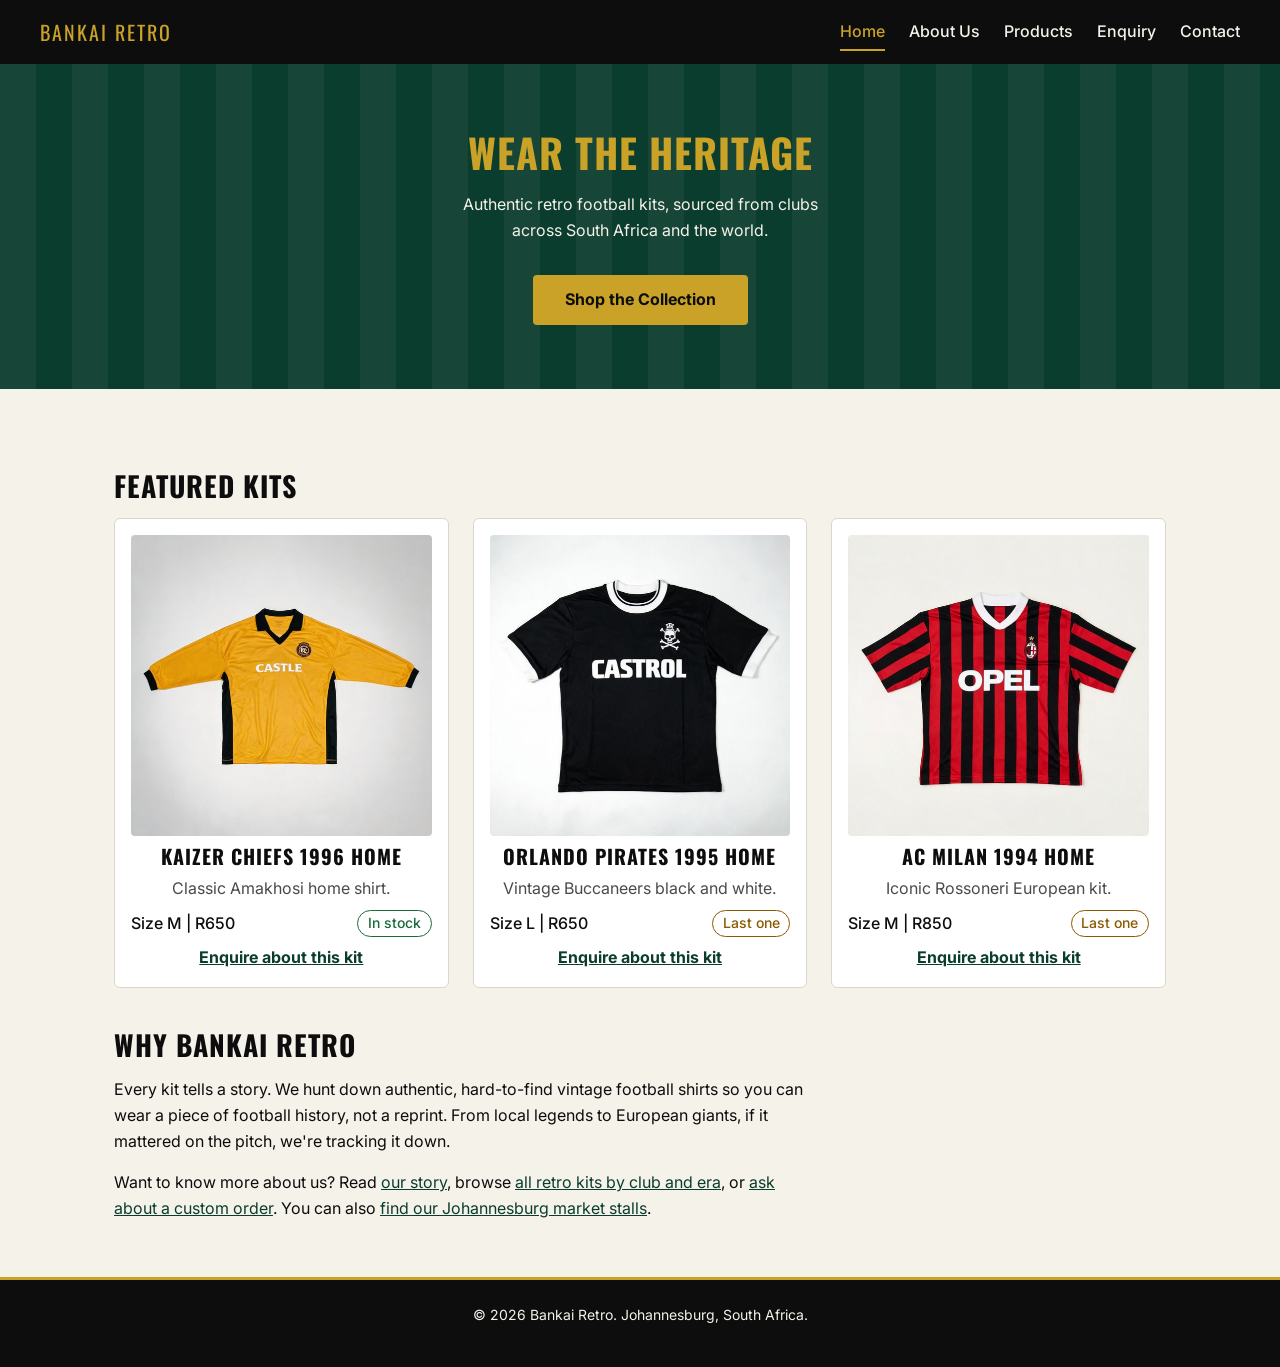
<file: index.html>
<!DOCTYPE html>
<html lang="en">
<head>
  <meta charset="UTF-8">
  <meta name="viewport" content="width=device-width, initial-scale=1.0">
  <title>Bankai Retro | Authentic Retro Football Kits in South Africa</title>
  <meta name="description" content="Shop authentic retro and vintage football kits in South Africa. Kaizer Chiefs, Orlando Pirates, AC Milan and more, sold from Johannesburg.">
  <meta name="keywords" content="retro football kits South Africa, vintage football shirts Johannesburg, Kaizer Chiefs retro kit, Orlando Pirates retro shirt, classic football jerseys">
  <meta name="theme-color" content="#0d0d0d">
  <meta property="og:site_name" content="Bankai Retro">
  <meta property="og:title" content="Bankai Retro | Authentic Retro Football Kits in South Africa">
  <meta property="og:description" content="Shop authentic retro and vintage football kits in South Africa. Kaizer Chiefs, Orlando Pirates, AC Milan and more, sold from Johannesburg.">
  <meta property="og:type" content="website">
  <meta property="og:locale" content="en_ZA">
  <link rel="preconnect" href="https://fonts.googleapis.com">
  <link rel="preconnect" href="https://fonts.gstatic.com" crossorigin>
  <link rel="stylesheet" href="https://fonts.googleapis.com/css2?family=Oswald:wght@500;700&amp;family=Inter:wght@400;500&amp;display=swap">
  <script type="application/ld+json">
  {
    "@context": "https://schema.org",
    "@type": "Store",
    "name": "Bankai Retro",
    "description": "Authentic retro and vintage football kits sold from Johannesburg, South Africa.",
    "email": "hello@bankairetro.co.za",
    "address": {
      "@type": "PostalAddress",
      "streetAddress": "73 Juta Street",
      "addressLocality": "Braamfontein, Johannesburg",
      "addressCountry": "ZA"
    },
    "openingHours": "Sa 09:00-15:00"
  }
  </script>
  <link rel="stylesheet" href="css/style.css">
  <script src="js/script.js" defer></script>
</head>
<body data-page="home">

  <a class="skip-link" href="#main-content">Skip to main content</a>

  <!-- Header: contains the logo and the site-wide navigation menu.
       On small screens js/script.js turns the menu into a toggle button. -->
  <header>
    <div class="logo">BANKAI RETRO</div>
    <button type="button" class="nav-toggle" aria-expanded="false" aria-controls="site-nav" aria-label="Open menu">
      <span class="nav-toggle-bar" aria-hidden="true"></span>
      <span class="nav-toggle-bar" aria-hidden="true"></span>
      <span class="nav-toggle-bar" aria-hidden="true"></span>
    </button>
    <nav id="site-nav" aria-label="Main navigation">
      <ul>
        <li><a href="index.html" aria-current="page">Home</a></li>
        <li><a href="about.html">About Us</a></li>
        <li><a href="products.html">Products</a></li>
        <li><a href="enquiry.html">Enquiry</a></li>
        <li><a href="contact.html">Contact</a></li>
      </ul>
    </nav>
  </header>

  <!-- Hero section: bold banner introducing the brand -->
  <section class="hero">
    <h1>Wear the Heritage</h1>
    <p>Authentic retro football kits, sourced from clubs across South Africa and the world.</p>
    <a href="products.html" class="btn">Shop the Collection</a>
  </section>

  <main id="main-content">
    <!-- Featured kits are loaded from data/products.json by js/script.js -->
    <section aria-labelledby="featured-heading">
      <h2 id="featured-heading">Featured Kits</h2>
      <div class="product-grid" id="featured-grid" data-static>
        <!-- Kit cards are written in the HTML so search engines see the images, file names and alt text. js/script.js reads data/products.json and rebuilds them for search, filters and the lightbox. -->
        <article class="product-card is-visible" data-club="Kaizer Chiefs" data-era="1990s">
          <button type="button" class="card-media" aria-label="View larger image of Kaizer Chiefs 1996 Home">
            <img src="images/kaizer-chiefs-1996-home-retro-kit.jpg" alt="Kaizer Chiefs 1996 home retro football kit" width="400" height="400" loading="eager" decoding="async">
          </button>
          <h3>Kaizer Chiefs 1996 Home</h3>
          <p class="card-blurb">Classic Amakhosi home shirt.</p>
          <p class="card-meta"><span>Size M | R650</span><span class="badge badge-in">In stock</span></p>
          <a class="card-link" href="enquiry.html?kit=kaizer-chiefs-1996-home">Enquire about this kit</a>
        </article>
        <article class="product-card is-visible" data-club="Orlando Pirates" data-era="1990s">
          <button type="button" class="card-media" aria-label="View larger image of Orlando Pirates 1995 Home">
            <img src="images/orlando-pirates-1995-home-retro-kit.jpg" alt="Orlando Pirates 1995 home retro football kit" width="400" height="400" loading="eager" decoding="async">
          </button>
          <h3>Orlando Pirates 1995 Home</h3>
          <p class="card-blurb">Vintage Buccaneers black and white.</p>
          <p class="card-meta"><span>Size L | R650</span><span class="badge badge-low">Last one</span></p>
          <a class="card-link" href="enquiry.html?kit=orlando-pirates-1995-home">Enquire about this kit</a>
        </article>
        <article class="product-card is-visible" data-club="AC Milan" data-era="1990s">
          <button type="button" class="card-media" aria-label="View larger image of AC Milan 1994 Home">
            <img src="images/ac-milan-1994-home-retro-kit.jpg" alt="AC Milan 1994 home retro football kit" width="400" height="400" loading="eager" decoding="async">
          </button>
          <h3>AC Milan 1994 Home</h3>
          <p class="card-blurb">Iconic Rossoneri European kit.</p>
          <p class="card-meta"><span>Size M | R850</span><span class="badge badge-low">Last one</span></p>
          <a class="card-link" href="enquiry.html?kit=ac-milan-1994-home">Enquire about this kit</a>
        </article>
      </div>
    </section>

    <!-- Brief intro / call to action -->
    <section aria-labelledby="why-heading">
      <h2 id="why-heading">Why Bankai Retro</h2>
      <p>Every kit tells a story. We hunt down authentic, hard-to-find vintage football shirts so you can
        wear a piece of football history, not a reprint. From local legends to European
        giants, if it mattered on the pitch, we're tracking it down.</p>
      <p>Want to know more about us? Read <a href="about.html">our story</a>, browse
        <a href="products.html">all retro kits by club and era</a>, or
        <a href="enquiry.html">ask about a custom order</a>. You can also
        <a href="contact.html">find our Johannesburg market stalls</a>.</p>
    </section>
  </main>

  <footer>
    <p>&copy; 2026 Bankai Retro. Johannesburg, South Africa.</p>
  </footer>

</body>
</html>
</file>
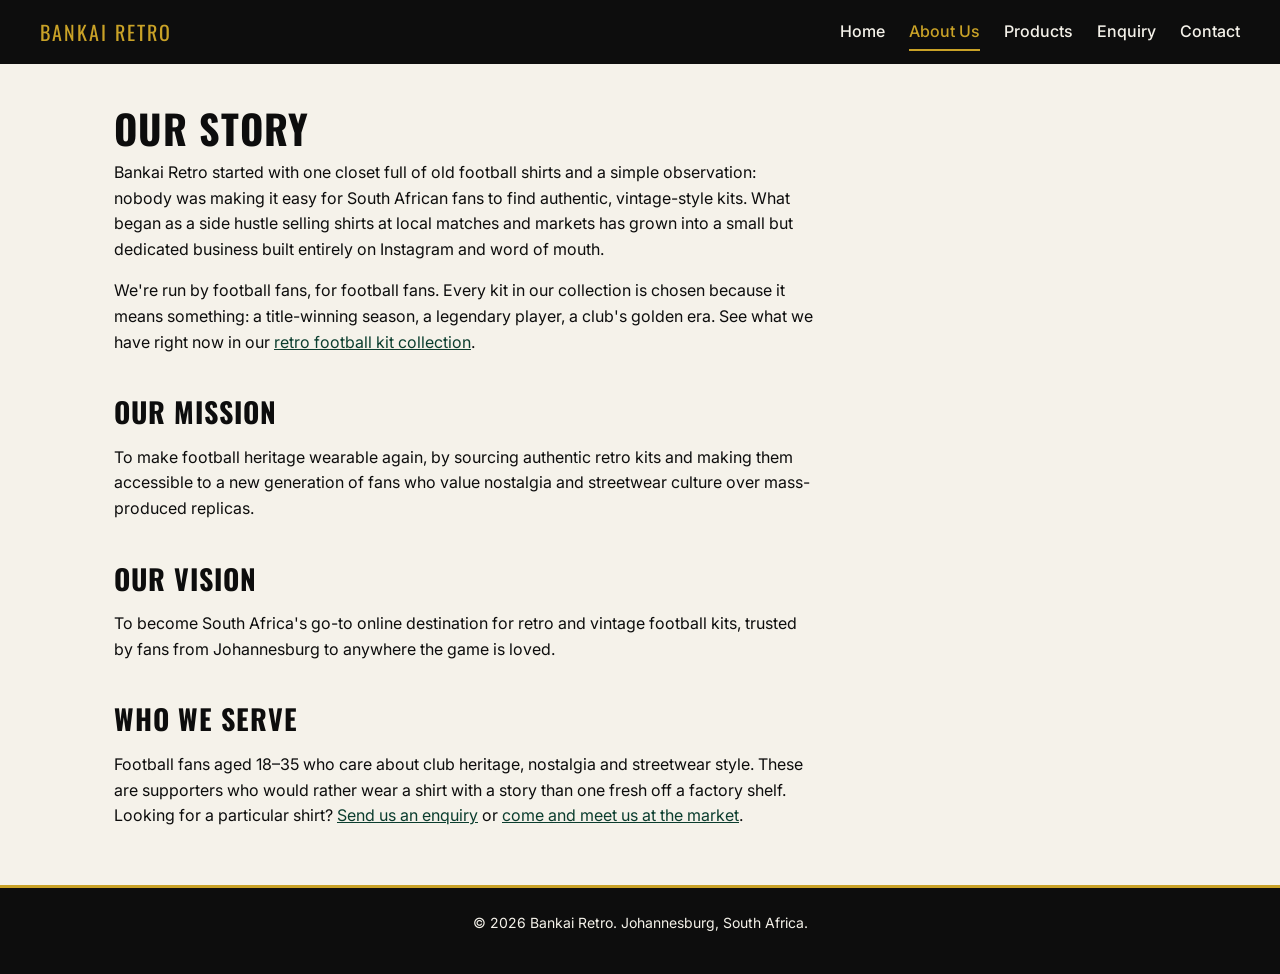
<file: about.html>
<!DOCTYPE html>
<html lang="en">
<head>
  <meta charset="UTF-8">
  <meta name="viewport" content="width=device-width, initial-scale=1.0">
  <title>About Bankai Retro | Retro Football Kits in Johannesburg</title>
  <meta name="description" content="Bankai Retro is a Johannesburg business selling authentic retro football kits to fans who care about club heritage, nostalgia and streetwear.">
  <meta name="keywords" content="about Bankai Retro, retro football shirts Johannesburg, football heritage, vintage kit seller South Africa">
  <meta name="theme-color" content="#0d0d0d">
  <meta property="og:site_name" content="Bankai Retro">
  <meta property="og:title" content="About Bankai Retro | Retro Football Kits in Johannesburg">
  <meta property="og:description" content="Bankai Retro is a Johannesburg business selling authentic retro football kits to fans who care about club heritage, nostalgia and streetwear.">
  <meta property="og:type" content="website">
  <meta property="og:locale" content="en_ZA">
  <link rel="preconnect" href="https://fonts.googleapis.com">
  <link rel="preconnect" href="https://fonts.gstatic.com" crossorigin>
  <link rel="stylesheet" href="https://fonts.googleapis.com/css2?family=Oswald:wght@500;700&amp;family=Inter:wght@400;500&amp;display=swap">
  <link rel="stylesheet" href="css/style.css">
  <script src="js/script.js" defer></script>
</head>
<body data-page="about">

  <a class="skip-link" href="#main-content">Skip to main content</a>

  <!-- Header: contains the logo and the site-wide navigation menu.
       On small screens js/script.js turns the menu into a toggle button. -->
  <header>
    <div class="logo">BANKAI RETRO</div>
    <button type="button" class="nav-toggle" aria-expanded="false" aria-controls="site-nav" aria-label="Open menu">
      <span class="nav-toggle-bar" aria-hidden="true"></span>
      <span class="nav-toggle-bar" aria-hidden="true"></span>
      <span class="nav-toggle-bar" aria-hidden="true"></span>
    </button>
    <nav id="site-nav" aria-label="Main navigation">
      <ul>
        <li><a href="index.html">Home</a></li>
        <li><a href="about.html" aria-current="page">About Us</a></li>
        <li><a href="products.html">Products</a></li>
        <li><a href="enquiry.html">Enquiry</a></li>
        <li><a href="contact.html">Contact</a></li>
      </ul>
    </nav>
  </header>

  <main id="main-content">
    <section aria-labelledby="story-heading">
      <h1 id="story-heading">Our Story</h1>
      <p>Bankai Retro started with one closet full of old football shirts and a simple
        observation: nobody was making it easy for South African fans to find authentic,
        vintage-style kits. What began as a side hustle selling shirts at local matches and
        markets has grown into a small but dedicated business built entirely on Instagram
        and word of mouth.</p>
      <p>We're run by football fans, for football fans. Every kit in our collection is
        chosen because it means something: a title-winning season, a legendary player, a
        club's golden era. See what we have right now in our
        <a href="products.html">retro football kit collection</a>.</p>
    </section>

    <section aria-labelledby="mission-heading">
      <h2 id="mission-heading">Our Mission</h2>
      <p>To make football heritage wearable again, by sourcing authentic retro kits and
        making them accessible to a new generation of fans who value nostalgia and
        streetwear culture over mass-produced replicas.</p>
    </section>

    <section aria-labelledby="vision-heading">
      <h2 id="vision-heading">Our Vision</h2>
      <p>To become South Africa's go-to online destination for retro and vintage football
        kits, trusted by fans from Johannesburg to anywhere the game is loved.</p>
    </section>

    <section aria-labelledby="serve-heading">
      <h2 id="serve-heading">Who We Serve</h2>
      <p>Football fans aged 18&ndash;35 who care about club heritage, nostalgia and streetwear
        style. These are supporters who would rather wear a shirt with a story than one fresh
        off a factory shelf. Looking for a particular shirt? <a href="enquiry.html">Send us an enquiry</a>
        or <a href="contact.html">come and meet us at the market</a>.</p>
    </section>
  </main>

  <footer>
    <p>&copy; 2026 Bankai Retro. Johannesburg, South Africa.</p>
  </footer>

</body>
</html>
</file>
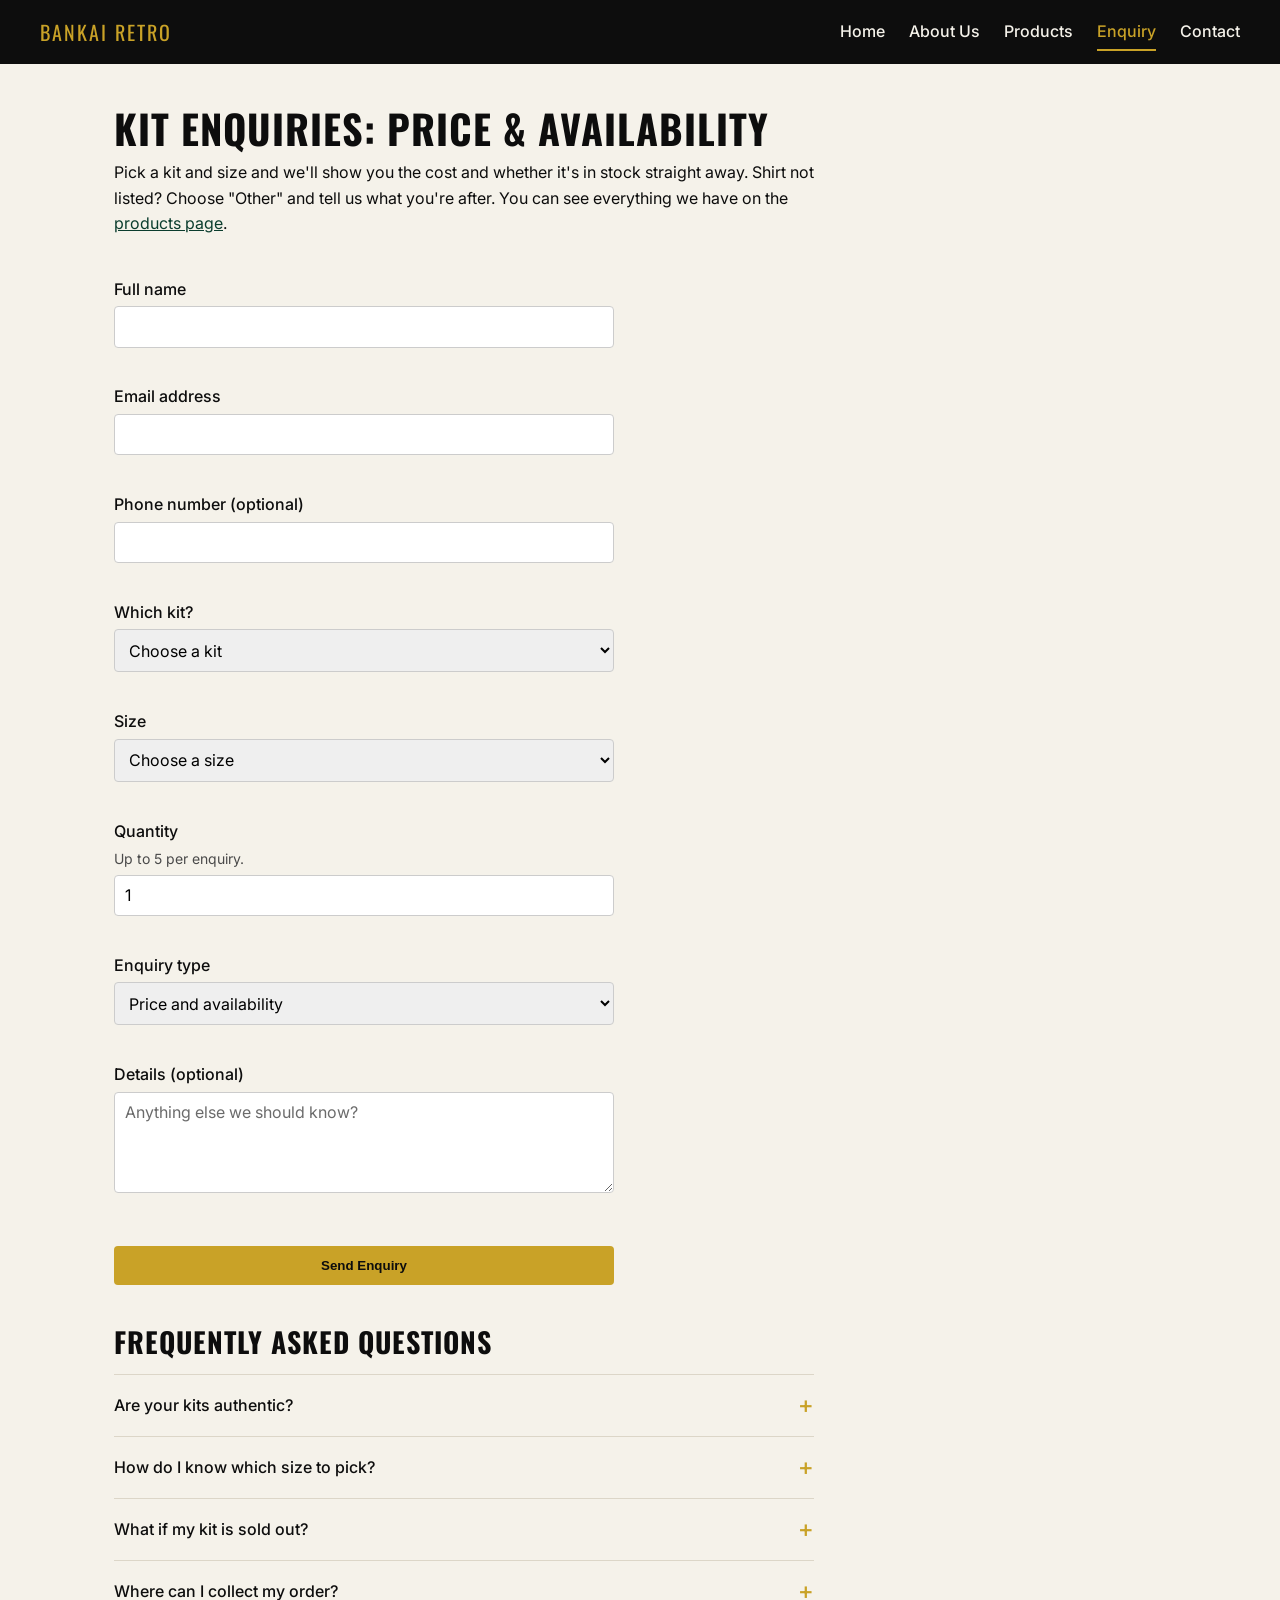
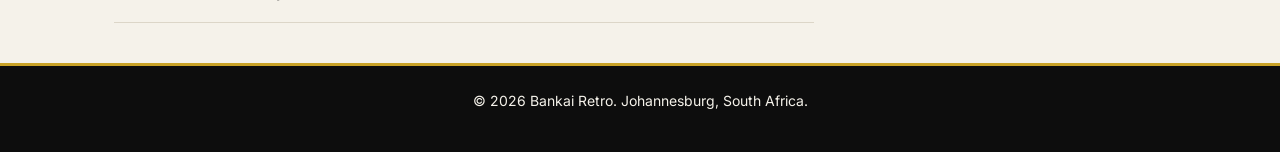
<file: enquiry.html>
<!DOCTYPE html>
<html lang="en">
<head>
  <meta charset="UTF-8">
  <meta name="viewport" content="width=device-width, initial-scale=1.0">
  <title>Kit Enquiry | Price and Availability | Bankai Retro</title>
  <meta name="description" content="Ask Bankai Retro about the price and availability of a retro football kit, request a size, or ask us to find a shirt that isn't listed.">
  <meta name="keywords" content="retro football kit enquiry, custom football shirt order South Africa, kit price and availability, football shirt sizing">
  <meta name="theme-color" content="#0d0d0d">
  <meta property="og:site_name" content="Bankai Retro">
  <meta property="og:title" content="Kit Enquiry | Price and Availability | Bankai Retro">
  <meta property="og:description" content="Ask Bankai Retro about the price and availability of a retro football kit, request a size, or ask us to find a shirt that isn't listed.">
  <meta property="og:type" content="website">
  <meta property="og:locale" content="en_ZA">
  <link rel="preconnect" href="https://fonts.googleapis.com">
  <link rel="preconnect" href="https://fonts.gstatic.com" crossorigin>
  <link rel="stylesheet" href="https://fonts.googleapis.com/css2?family=Oswald:wght@500;700&amp;family=Inter:wght@400;500&amp;display=swap">
  <link rel="stylesheet" href="css/style.css">
  <script src="js/script.js" defer></script>
</head>
<body data-page="enquiry">

  <a class="skip-link" href="#main-content">Skip to main content</a>

  <!-- Header: contains the logo and the site-wide navigation menu.
       On small screens js/script.js turns the menu into a toggle button. -->
  <header>
    <div class="logo">BANKAI RETRO</div>
    <button type="button" class="nav-toggle" aria-expanded="false" aria-controls="site-nav" aria-label="Open menu">
      <span class="nav-toggle-bar" aria-hidden="true"></span>
      <span class="nav-toggle-bar" aria-hidden="true"></span>
      <span class="nav-toggle-bar" aria-hidden="true"></span>
    </button>
    <nav id="site-nav" aria-label="Main navigation">
      <ul>
        <li><a href="index.html">Home</a></li>
        <li><a href="about.html">About Us</a></li>
        <li><a href="products.html">Products</a></li>
        <li><a href="enquiry.html" aria-current="page">Enquiry</a></li>
        <li><a href="contact.html">Contact</a></li>
      </ul>
    </nav>
  </header>

  <main id="main-content">
    <section aria-labelledby="enquiry-heading">
      <h1 id="enquiry-heading">Kit Enquiries: Price &amp; Availability</h1>
      <p>Pick a kit and size and we'll show you the cost and whether it's in stock straight away.
        Shirt not listed? Choose "Other" and tell us what you're after. You can see everything we have on the
        <a href="products.html">products page</a>.</p>
    </section>

    <section aria-labelledby="form-heading">
      <h2 id="form-heading" class="visually-hidden">Enquiry form</h2>
      <form id="enquiry-form" action="#" method="post" novalidate>
        <div class="field">
          <label for="name">Full name</label>
          <input id="name" type="text" name="name" required minlength="2" maxlength="60" pattern="[A-Za-z\u00C0-\u024F' \-]+" autocomplete="name" data-label="Full name" data-pattern-message="Use letters, spaces, hyphens and apostrophes only." aria-describedby="name-error">
          <p class="field-error" id="name-error"></p>
        </div>
        <div class="field">
          <label for="email">Email address</label>
          <input id="email" type="email" name="email" required maxlength="100" pattern="[^@\s]+@[^@\s]+\.[^@\s]+" autocomplete="email" data-label="Email address" data-pattern-message="Enter a valid email address, e.g. name@example.com." aria-describedby="email-error">
          <p class="field-error" id="email-error"></p>
        </div>
        <div class="field">
          <label for="phone">Phone number (optional)</label>
          <input id="phone" type="tel" name="phone" maxlength="20" pattern="(\+27|0)[0-9 ]{9,12}" autocomplete="tel" data-label="Phone number" data-pattern-message="Enter a valid South African number, e.g. 082 123 4567 or +27 82 123 4567." aria-describedby="phone-error">
          <p class="field-error" id="phone-error"></p>
        </div>
        <div class="field">
          <label for="kit">Which kit?</label>
          <select id="kit" name="kit" required data-label="Kit" aria-describedby="kit-error"><option value="">Choose a kit</option></select>
          <p class="field-error" id="kit-error"></p>
        </div>
        <div class="field">
          <label for="size">Size</label>
          <select id="size" name="size" required data-label="Size" aria-describedby="size-error"><option value="">Choose a size</option><option value="S">S</option><option value="M">M</option><option value="L">L</option><option value="XL">XL</option></select>
          <p class="field-error" id="size-error"></p>
        </div>
        <div class="field">
          <label for="quantity">Quantity</label>
          <p class="field-hint" id="quantity-hint">Up to 5 per enquiry.</p>
          <input id="quantity" type="number" name="quantity" value="1" min="1" max="5" step="1" required data-label="Quantity" data-range-message="Quantity must be a whole number from 1 to 5." aria-describedby="quantity-hint quantity-error">
          <p class="field-error" id="quantity-error"></p>
        </div>
        <div class="field">
          <label for="enquiry-type">Enquiry type</label>
          <select id="enquiry-type" name="enquiry-type" required data-label="Enquiry type" aria-describedby="enquiry-type-error"><option value="price">Price and availability</option><option value="custom">Custom order</option><option value="sizing">Sizing question</option><option value="restock">Out-of-stock request</option></select>
          <p class="field-error" id="enquiry-type-error"></p>
        </div>
        <div class="field">
          <label for="details">Details (optional)</label>
          <textarea id="details" name="details" rows="4" maxlength="500" placeholder="Anything else we should know?" data-label="Details" aria-describedby="details-error"></textarea>
          <p class="field-error" id="details-error"></p>
        </div>
        <button type="submit" class="btn">Send Enquiry</button>
      </form>

      <div id="enquiry-response" class="response-region" aria-live="polite"></div>
    </section>

    <section aria-labelledby="faq-heading">
      <h2 id="faq-heading">Frequently Asked Questions</h2>
      <div class="accordion">
        <h3 class="accordion-item-heading">
          <button type="button" class="accordion-trigger" aria-controls="faq-1" aria-expanded="true">Are your kits authentic?</button>
        </h3>
        <div class="accordion-panel is-open" id="faq-1"><div><p>Yes. We source genuine retro and vintage shirts rather than reprints, and we tell you the condition and size of every kit before you buy.</p></div></div>

        <h3 class="accordion-item-heading">
          <button type="button" class="accordion-trigger" aria-controls="faq-2" aria-expanded="true">How do I know which size to pick?</button>
        </h3>
        <div class="accordion-panel is-open" id="faq-2"><div><p>Vintage shirts often fit differently to modern ones. Choose "Sizing question" in the form above and we'll send you measurements for the kit you like.</p></div></div>

        <h3 class="accordion-item-heading">
          <button type="button" class="accordion-trigger" aria-controls="faq-3" aria-expanded="true">What if my kit is sold out?</button>
        </h3>
        <div class="accordion-panel is-open" id="faq-3"><div><p>Send an "Out-of-stock request" and we'll add you to the waiting list and keep an eye out for another one.</p></div></div>

        <h3 class="accordion-item-heading">
          <button type="button" class="accordion-trigger" aria-controls="faq-4" aria-expanded="true">Where can I collect my order?</button>
        </h3>
        <div class="accordion-panel is-open" id="faq-4"><div><p>Collect for free at our Braamfontein market stall or at a matchday pop-up. See the <a href="contact.html">contact page</a> for locations and times.</p></div></div>
      </div>
    </section>
  </main>

  <footer>
    <p>&copy; 2026 Bankai Retro. Johannesburg, South Africa.</p>
  </footer>

</body>
</html>
</file>
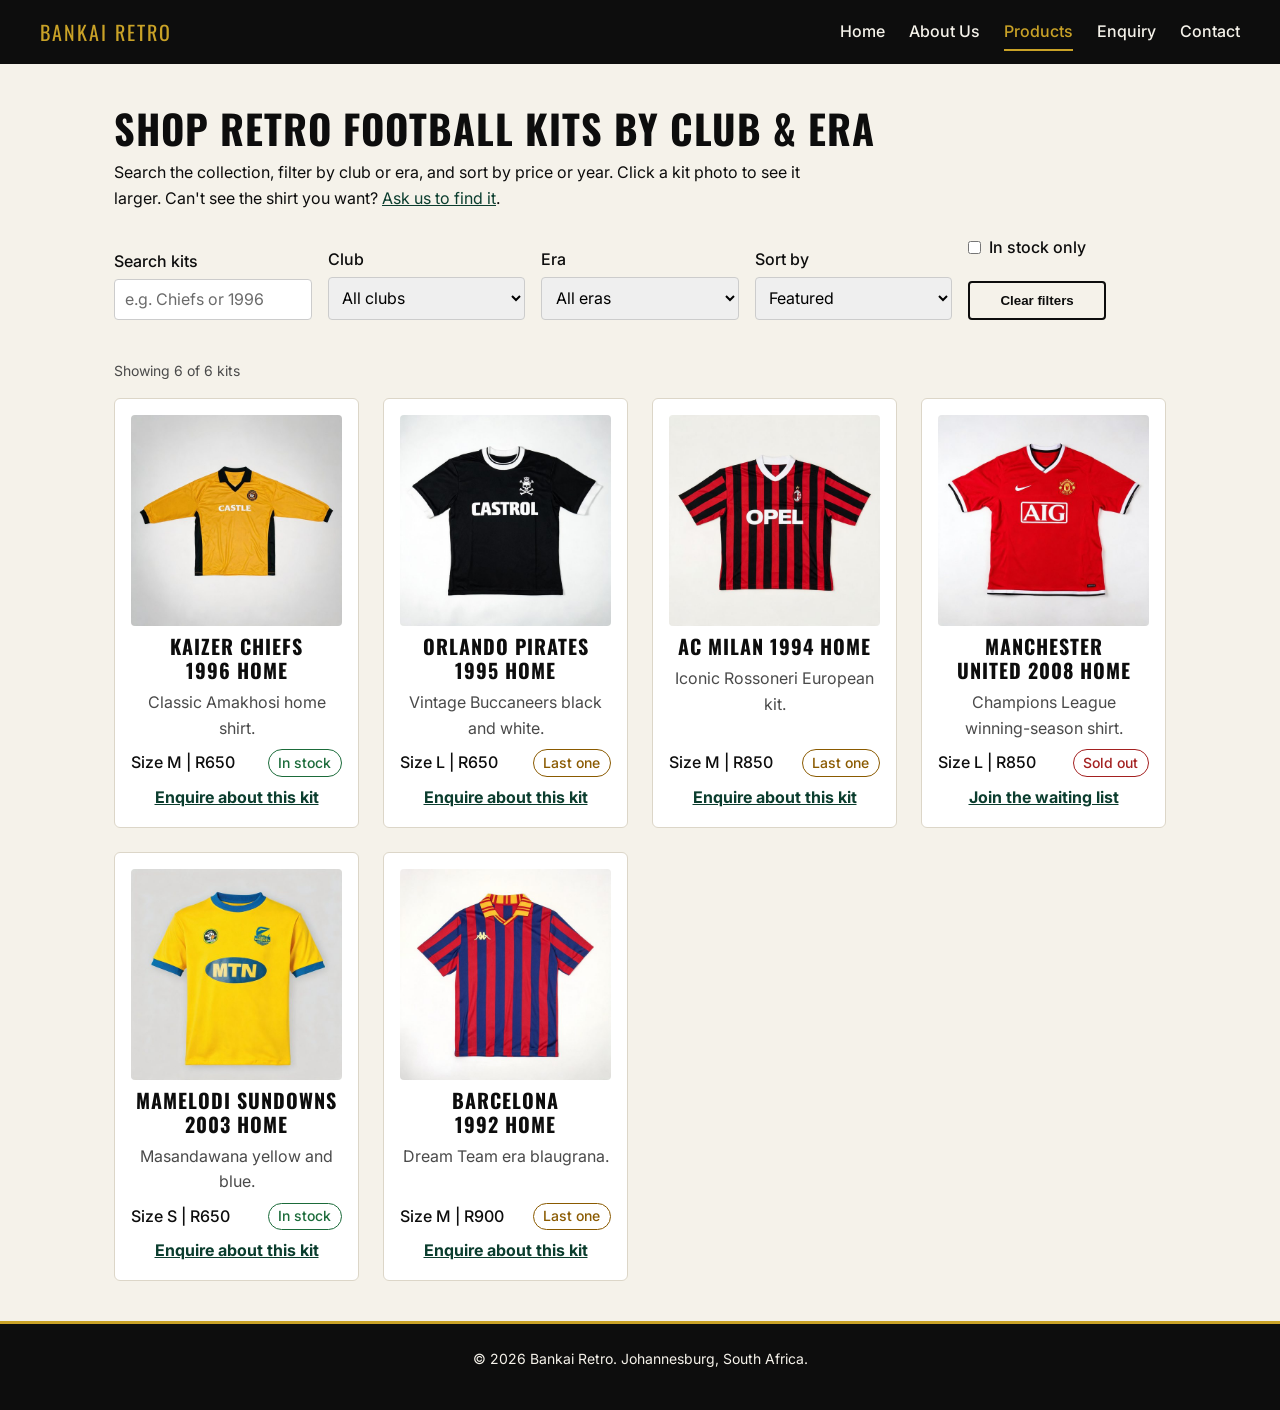
<file: products.html>
<!DOCTYPE html>
<html lang="en">
<head>
  <meta charset="UTF-8">
  <meta name="viewport" content="width=device-width, initial-scale=1.0">
  <title>Retro Football Kits for Sale by Club and Era | Bankai Retro</title>
  <meta name="description" content="Browse authentic retro football kits by club and era. Search, filter and sort Kaizer Chiefs, Orlando Pirates, AC Milan, Barcelona and more.">
  <meta name="keywords" content="buy retro football kits, vintage football shirts for sale, 90s football kits, Kaizer Chiefs 1996 kit, AC Milan 1994 shirt, Barcelona 1992 shirt">
  <meta name="theme-color" content="#0d0d0d">
  <meta property="og:site_name" content="Bankai Retro">
  <meta property="og:title" content="Retro Football Kits for Sale by Club and Era | Bankai Retro">
  <meta property="og:description" content="Browse authentic retro football kits by club and era. Search, filter and sort Kaizer Chiefs, Orlando Pirates, AC Milan, Barcelona and more.">
  <meta property="og:type" content="website">
  <meta property="og:locale" content="en_ZA">
  <link rel="preconnect" href="https://fonts.googleapis.com">
  <link rel="preconnect" href="https://fonts.gstatic.com" crossorigin>
  <link rel="stylesheet" href="https://fonts.googleapis.com/css2?family=Oswald:wght@500;700&amp;family=Inter:wght@400;500&amp;display=swap">
  <link rel="stylesheet" href="css/style.css">
  <script src="js/script.js" defer></script>
</head>
<body data-page="products">

  <a class="skip-link" href="#main-content">Skip to main content</a>

  <!-- Header: contains the logo and the site-wide navigation menu.
       On small screens js/script.js turns the menu into a toggle button. -->
  <header>
    <div class="logo">BANKAI RETRO</div>
    <button type="button" class="nav-toggle" aria-expanded="false" aria-controls="site-nav" aria-label="Open menu">
      <span class="nav-toggle-bar" aria-hidden="true"></span>
      <span class="nav-toggle-bar" aria-hidden="true"></span>
      <span class="nav-toggle-bar" aria-hidden="true"></span>
    </button>
    <nav id="site-nav" aria-label="Main navigation">
      <ul>
        <li><a href="index.html">Home</a></li>
        <li><a href="about.html">About Us</a></li>
        <li><a href="products.html" aria-current="page">Products</a></li>
        <li><a href="enquiry.html">Enquiry</a></li>
        <li><a href="contact.html">Contact</a></li>
      </ul>
    </nav>
  </header>

  <main id="main-content">
    <section aria-labelledby="shop-heading">
      <h1 id="shop-heading">Shop Retro Football Kits by Club &amp; Era</h1>
      <p>Search the collection, filter by club or era, and sort by price or year. Click a kit photo
        to see it larger. Can't see the shirt you want? <a href="enquiry.html">Ask us to find it</a>.</p>

      <form id="filter-form" class="filter-bar" role="search" aria-label="Search and filter kits">
        <div class="field">
          <label for="search">Search kits</label>
          <input type="search" id="search" placeholder="e.g. Chiefs or 1996" autocomplete="off">
        </div>
        <div class="field">
          <label for="filter-club">Club</label>
          <select id="filter-club"><option value="">All clubs</option></select>
        </div>
        <div class="field">
          <label for="filter-era">Era</label>
          <select id="filter-era"><option value="">All eras</option></select>
        </div>
        <div class="field">
          <label for="sort">Sort by</label>
          <select id="sort">
            <option value="featured">Featured</option>
            <option value="price-asc">Price: low to high</option>
            <option value="price-desc">Price: high to low</option>
            <option value="year-asc">Year: oldest first</option>
            <option value="year-desc">Year: newest first</option>
            <option value="name">Name: A to Z</option>
          </select>
        </div>
        <div class="filter-actions">
          <label class="checkbox"><input type="checkbox" id="in-stock"> In stock only</label>
          <button type="button" class="btn btn-secondary" id="reset-filters">Clear filters</button>
        </div>
      </form>
    </section>

    <section aria-labelledby="listing-heading">
      <h2 id="listing-heading" class="visually-hidden">Kit listings</h2>
      <p id="result-count" class="result-count" role="status" aria-live="polite"></p>

      <!-- Product cards are built from data/products.json by js/script.js -->
      <div class="product-grid" id="product-list" data-static>
        <!-- Kit cards are written in the HTML so search engines see the images, file names and alt text. js/script.js reads data/products.json and rebuilds them for search, filters and the lightbox. -->
        <article class="product-card is-visible" data-club="Kaizer Chiefs" data-era="1990s">
          <button type="button" class="card-media" aria-label="View larger image of Kaizer Chiefs 1996 Home">
            <img src="images/kaizer-chiefs-1996-home-retro-kit.jpg" alt="Kaizer Chiefs 1996 home retro football kit" width="400" height="400" loading="eager" decoding="async">
          </button>
          <h3>Kaizer Chiefs 1996 Home</h3>
          <p class="card-blurb">Classic Amakhosi home shirt.</p>
          <p class="card-meta"><span>Size M | R650</span><span class="badge badge-in">In stock</span></p>
          <a class="card-link" href="enquiry.html?kit=kaizer-chiefs-1996-home">Enquire about this kit</a>
        </article>
        <article class="product-card is-visible" data-club="Orlando Pirates" data-era="1990s">
          <button type="button" class="card-media" aria-label="View larger image of Orlando Pirates 1995 Home">
            <img src="images/orlando-pirates-1995-home-retro-kit.jpg" alt="Orlando Pirates 1995 home retro football kit" width="400" height="400" loading="eager" decoding="async">
          </button>
          <h3>Orlando Pirates 1995 Home</h3>
          <p class="card-blurb">Vintage Buccaneers black and white.</p>
          <p class="card-meta"><span>Size L | R650</span><span class="badge badge-low">Last one</span></p>
          <a class="card-link" href="enquiry.html?kit=orlando-pirates-1995-home">Enquire about this kit</a>
        </article>
        <article class="product-card is-visible" data-club="AC Milan" data-era="1990s">
          <button type="button" class="card-media" aria-label="View larger image of AC Milan 1994 Home">
            <img src="images/ac-milan-1994-home-retro-kit.jpg" alt="AC Milan 1994 home retro football kit" width="400" height="400" loading="eager" decoding="async">
          </button>
          <h3>AC Milan 1994 Home</h3>
          <p class="card-blurb">Iconic Rossoneri European kit.</p>
          <p class="card-meta"><span>Size M | R850</span><span class="badge badge-low">Last one</span></p>
          <a class="card-link" href="enquiry.html?kit=ac-milan-1994-home">Enquire about this kit</a>
        </article>
        <article class="product-card is-visible" data-club="Manchester United" data-era="2000s">
          <button type="button" class="card-media" aria-label="View larger image of Manchester United 2008 Home">
            <img src="images/manchester-united-2008-home-retro-kit.jpg" alt="Manchester United 2008 home retro football kit" width="400" height="400" loading="lazy" decoding="async">
          </button>
          <h3>Manchester United 2008 Home</h3>
          <p class="card-blurb">Champions League winning-season shirt.</p>
          <p class="card-meta"><span>Size L | R850</span><span class="badge badge-out">Sold out</span></p>
          <a class="card-link" href="enquiry.html?kit=manchester-united-2008-home">Join the waiting list</a>
        </article>
        <article class="product-card is-visible" data-club="Mamelodi Sundowns" data-era="2000s">
          <button type="button" class="card-media" aria-label="View larger image of Mamelodi Sundowns 2003 Home">
            <img src="images/mamelodi-sundowns-2003-home-retro-kit.jpg" alt="Mamelodi Sundowns 2003 home retro football kit" width="400" height="400" loading="lazy" decoding="async">
          </button>
          <h3>Mamelodi Sundowns 2003 Home</h3>
          <p class="card-blurb">Masandawana yellow and blue.</p>
          <p class="card-meta"><span>Size S | R650</span><span class="badge badge-in">In stock</span></p>
          <a class="card-link" href="enquiry.html?kit=mamelodi-sundowns-2003-home">Enquire about this kit</a>
        </article>
        <article class="product-card is-visible" data-club="Barcelona" data-era="1990s">
          <button type="button" class="card-media" aria-label="View larger image of Barcelona 1992 Home">
            <img src="images/barcelona-1992-home-retro-kit.jpg" alt="Barcelona 1992 home retro football kit" width="400" height="400" loading="lazy" decoding="async">
          </button>
          <h3>Barcelona 1992 Home</h3>
          <p class="card-blurb">Dream Team era blaugrana.</p>
          <p class="card-meta"><span>Size M | R900</span><span class="badge badge-low">Last one</span></p>
          <a class="card-link" href="enquiry.html?kit=barcelona-1992-home">Enquire about this kit</a>
        </article>
      </div>

      <p id="no-results" class="no-results" hidden>No kits match your search. Try clearing the filters, or
        <a href="enquiry.html">send us an enquiry</a> and we'll look for it.</p>
    </section>
  </main>

  <footer>
    <p>&copy; 2026 Bankai Retro. Johannesburg, South Africa.</p>
  </footer>

</body>
</html>
</file>
<file: css/style.css>
/* ==========================================================
   Bankai Retro — Global Stylesheet
   Colour scheme: black, gold, deep green (premium streetwear feel)
   Typography: condensed sports font for headings, clean sans-serif for body
   Fonts are loaded with <link> tags in each page head (Part 3).
   Part 2: typography/spacing scale, Flexbox/Grid layout, interactive
   states, and responsive breakpoints added on top of the Part 1 starter
   styles.
   ========================================================== */

:root {
  /* Colour */
  --color-black: #0d0d0d;
  --color-gold: #c9a227;
  --color-gold-light: #e0bc4e;
  --color-green: #0b3d2e;
  --color-cream: #f5f2ea;
  --color-grey: #4a4a4a;
  --color-border: #dcd6c8;

  /* Type scale (based on a 1rem body size, ~1.25 ratio) */
  --font-size-sm: 0.875rem;
  --font-size-base: 1rem;
  --font-size-md: 1.25rem;
  --font-size-lg: clamp(1.35rem, 1rem + 1.5vw, 1.75rem);
  --font-size-xl: clamp(1.75rem, 1.1rem + 2.8vw, 2.5rem);

  /* Spacing scale */
  --space-xs: 0.5rem;
  --space-sm: 1rem;
  --space-md: 1.5rem;
  --space-lg: 2.5rem;
  --space-xl: 4rem;

  --radius: 4px;
  --transition: 0.2s ease-in-out;
}

/* ---------- Reset ---------- */
* {
  box-sizing: border-box;
  margin: 0;
  padding: 0;
}

html {
  scroll-behavior: smooth;
}

body {
  font-family: 'Inter', Arial, sans-serif;
  font-size: var(--font-size-base);
  color: var(--color-black);
  background-color: var(--color-cream);
  line-height: 1.6;
}

img {
  max-width: 100%;
  height: auto;
  display: block;
}

ul {
  list-style: none;
}

h1, h2, h3 {
  font-family: 'Oswald', 'Arial Narrow', sans-serif;
  text-transform: uppercase;
  letter-spacing: 1px;
  color: var(--color-black);
  line-height: 1.2;
}

h1 { font-size: var(--font-size-xl); }
h2 { font-size: var(--font-size-lg); margin-bottom: var(--space-sm); }
h3 { font-size: var(--font-size-md); margin-bottom: var(--space-xs); }

p { margin-bottom: var(--space-sm); }

main p { max-width: 70ch; }

main h1 { margin-bottom: var(--space-xs); }

h1, h2, h3 { text-wrap: balance; }

a {
  color: var(--color-gold);
  text-decoration: none;
  transition: color var(--transition);
}

a:hover,
a:focus-visible {
  color: var(--color-gold-light);
  text-decoration: underline;
}

:focus-visible {
  outline: 3px solid var(--color-gold);
  outline-offset: 2px;
}

/* ---------- Header and navigation ---------- */
header {
  background-color: var(--color-black);
  color: var(--color-cream);
  padding: var(--space-sm) var(--space-lg);
  display: flex;
  justify-content: space-between;
  align-items: center;
  flex-wrap: wrap;
  gap: var(--space-xs);
}

header .logo {
  font-family: 'Oswald', sans-serif;
  font-size: var(--font-size-md);
  color: var(--color-gold);
  letter-spacing: 2px;
}

nav ul {
  display: flex;
  flex-wrap: wrap;
  gap: var(--space-md);
}

nav a {
  color: var(--color-cream);
  font-weight: 500;
  padding: var(--space-xs) 0;
}

nav a:hover,
nav a:focus-visible {
  color: var(--color-gold);
}

nav a:active {
  color: var(--color-gold-light);
}

/* ---------- Hero banner ---------- */
.hero {
  background-color: var(--color-green);
  color: var(--color-cream);
  text-align: center;
  padding: var(--space-xl) var(--space-lg);
  background-image: repeating-linear-gradient(90deg, rgba(245, 242, 234, 0.05) 0, rgba(245, 242, 234, 0.05) 36px, transparent 36px, transparent 72px);
}

.hero h1 {
  color: var(--color-gold);
  margin-bottom: var(--space-sm);
}

.hero p {
  max-width: 40ch;
  margin: 0 auto var(--space-sm);
}

.btn {
  display: inline-block;
  margin-top: var(--space-sm);
  padding: 0.75rem 2rem;
  background-color: var(--color-gold);
  color: var(--color-black);
  font-weight: 700;
  border: none;
  border-radius: var(--radius);
  cursor: pointer;
  transition: background-color var(--transition), transform var(--transition);
}

.btn:hover,
.btn:focus-visible {
  background-color: var(--color-gold-light);
  text-decoration: none;
  color: var(--color-black);
}

.btn:active {
  transform: translateY(1px);
}

/* ---------- Main content sections ---------- */
main {
  max-width: 1100px;
  margin: 0 auto;
  padding: var(--space-lg) var(--space-md);
}

section {
  margin-bottom: var(--space-lg);
}

/* ---------- Product grid (Home + Products pages) ---------- */
.product-grid {
  display: grid;
  grid-template-columns: repeat(auto-fit, minmax(220px, 1fr));
  gap: var(--space-md);
}

.product-card {
  background-color: #fff;
  border: 1px solid var(--color-border);
  border-radius: 6px;
  padding: var(--space-sm);
  text-align: center;
  transition: box-shadow var(--transition), transform var(--transition);
}

.product-card:hover {
  box-shadow: 0 4px 12px rgba(13, 13, 13, 0.12);
  transform: translateY(-3px);
}

.product-card .placeholder-img {
  background-color: var(--color-green);
  color: var(--color-cream);
  height: 160px;
  display: flex;
  align-items: center;
  justify-content: center;
  border-radius: var(--radius);
  margin-bottom: var(--space-xs);
}

/* ---------- Forms (Enquiry page) ---------- */
form {
  display: grid;
  gap: var(--space-sm);
  max-width: 500px;
}

label {
  display: block;
  font-weight: 500;
  margin-bottom: 0.25rem;
}

input, select, textarea {
  width: 100%;
  padding: 0.6rem;
  border: 1px solid #ccc;
  border-radius: var(--radius);
  font-family: inherit;
  font-size: var(--font-size-base);
  transition: border-color var(--transition);
}

input:hover, select:hover, textarea:hover {
  border-color: var(--color-grey);
}

input:focus, select:focus, textarea:focus {
  border-color: var(--color-gold);
  outline: none;
  box-shadow: 0 0 0 3px rgba(201, 162, 39, 0.25);
}

/* ---------- Contact page ---------- */
.locations {
  display: grid;
  grid-template-columns: repeat(auto-fit, minmax(240px, 1fr));
  gap: var(--space-md);
}

.location-card {
  background-color: #fff;
  border-left: 4px solid var(--color-gold);
  padding: var(--space-sm);
  transition: border-color var(--transition);
}

.location-card:hover {
  border-color: var(--color-green);
}

/* ---------- Footer ---------- */
footer {
  background-color: var(--color-black);
  color: var(--color-cream);
  text-align: center;
  padding: var(--space-md);
  font-size: var(--font-size-sm);
  border-top: 3px solid var(--color-gold);
}

/* ==========================================================
   Part 3 additions: interactive elements, forms, map, animation
   ========================================================== */

/* Accessibility helpers */
.visually-hidden {
  position: absolute;
  width: 1px;
  height: 1px;
  overflow: hidden;
  clip: rect(0 0 0 0);
  white-space: nowrap;
}

.skip-link {
  position: absolute;
  left: var(--space-sm);
  top: -4rem;
  background-color: var(--color-gold);
  color: var(--color-black);
  padding: var(--space-xs) var(--space-sm);
  border-radius: var(--radius);
  z-index: 200;
  transition: top var(--transition);
}

.skip-link:focus {
  top: var(--space-xs);
  color: var(--color-black);
}

nav a[aria-current="page"] {
  color: var(--color-gold);
  border-bottom: 2px solid var(--color-gold);
}

body.no-scroll {
  overflow: hidden;
}

/* Product cards: image button, badges, links */
.product-card {
  display: flex;
  flex-direction: column;
}

.card-media {
  display: block;
  width: 100%;
  padding: 0;
  margin-bottom: var(--space-xs);
  border: none;
  border-radius: var(--radius);
  background-color: var(--color-green);
  cursor: zoom-in;
  overflow: hidden;
  aspect-ratio: 1 / 1;
}

.card-media img {
  width: 100%;
  height: 100%;
  object-fit: cover;
  transition: transform 0.3s ease;
}

.card-media:hover img,
.card-media:focus-visible img {
  transform: scale(1.04);
}

.card-media.is-missing {
  cursor: default;
}

.card-media .placeholder-img,
span.placeholder-img {
  display: flex;
  align-items: center;
  justify-content: center;
  width: 100%;
  height: 100%;
  min-height: 160px;
  background-color: var(--color-green);
  color: var(--color-cream);
  font-size: var(--font-size-sm);
  padding: var(--space-sm);
}

.card-blurb {
  flex: 1 1 auto;
  color: var(--color-grey);
  margin-bottom: var(--space-xs);
}

.card-meta {
  display: flex;
  justify-content: space-between;
  align-items: center;
  gap: var(--space-xs);
  flex-wrap: wrap;
  font-weight: 500;
  margin-bottom: var(--space-xs);
}

.badge {
  font-size: var(--font-size-sm);
  padding: 0.1rem 0.6rem;
  border-radius: 999px;
  border: 1px solid currentColor;
}

.badge-in { color: #1b6b3a; }
.badge-low { color: #8a5a00; }
.badge-out { color: #a32020; }

.card-link {
  margin-top: auto;
  color: var(--color-green);
  font-weight: 700;
  text-decoration: underline;
}

.card-link:hover,
.card-link:focus-visible {
  color: var(--color-black);
}

/* Links on the cream background need more contrast than the gold used on dark areas */
main a:not(.btn):not(.card-link) {
  color: var(--color-green);
  text-decoration: underline;
}

main a:not(.btn):not(.card-link):hover {
  color: var(--color-black);
}

/* Scroll reveal (cards are created by JavaScript, so nothing is hidden without it) */
.reveal {
  opacity: 0;
  transform: translateY(16px);
  transition: opacity 0.5s ease, transform 0.5s ease, box-shadow var(--transition);
}

.reveal.is-visible {
  opacity: 1;
  transform: none;
}

.product-card.reveal.is-visible:hover {
  transform: translateY(-3px);
}

/* Filter bar (Products page) */
.filter-bar {
  display: grid;
  grid-template-columns: repeat(auto-fit, minmax(170px, 1fr));
  gap: var(--space-sm);
  max-width: none;
  align-items: end;
  margin-top: var(--space-md);
}

.filter-actions {
  display: flex;
  align-items: center;
  gap: var(--space-sm);
  flex-wrap: wrap;
}

.filter-actions .btn {
  margin-top: 0;
}

.checkbox {
  display: flex;
  align-items: center;
  gap: var(--space-xs);
}

.checkbox input {
  width: auto;
}

.result-count {
  color: var(--color-grey);
  font-size: var(--font-size-sm);
}

.no-results,
.load-error {
  padding: var(--space-sm);
  background-color: #fff;
  border-left: 4px solid var(--color-gold);
}

.btn-secondary {
  background-color: transparent;
  color: var(--color-black);
  border: 2px solid var(--color-black);
  padding: calc(0.75rem - 2px) calc(2rem - 2px);
}

.btn-secondary:hover,
.btn-secondary:focus-visible {
  background-color: var(--color-black);
  color: var(--color-cream);
}

button.btn:disabled {
  opacity: 0.6;
  cursor: wait;
}

/* Lightbox */
.lightbox {
  position: fixed;
  inset: 0;
  z-index: 100;
  display: flex;
  align-items: center;
  justify-content: center;
  padding: var(--space-sm);
  background-color: rgba(13, 13, 13, 0.88);
  animation: fade-in 0.2s ease;
}

.lightbox[hidden] {
  display: none;
}

.lightbox-box {
  position: relative;
  width: min(92vw, 640px);
  background-color: var(--color-cream);
  border-radius: 6px;
  padding: var(--space-sm);
  display: grid;
  grid-template-columns: auto 1fr auto;
  grid-template-areas:
    "close close close"
    "prev stage next"
    "caption caption caption";
  align-items: center;
  gap: var(--space-xs);
}

.lightbox-close {
  grid-area: close;
  justify-self: end;
}

.lightbox-prev { grid-area: prev; }
.lightbox-next { grid-area: next; }
.lightbox-stage { grid-area: stage; }
.lightbox-caption {
  grid-area: caption;
  text-align: center;
  font-weight: 500;
  margin: 0;
}

.lightbox-close,
.lightbox-nav {
  width: 2.75rem;
  height: 2.75rem;
  border: none;
  border-radius: 50%;
  background-color: var(--color-black);
  color: var(--color-gold);
  font-size: 1.75rem;
  line-height: 1;
  cursor: pointer;
  transition: background-color var(--transition);
}

.lightbox-close:hover,
.lightbox-nav:hover {
  background-color: var(--color-green);
}

.lightbox-nav[hidden] {
  display: none;
}

.lightbox-stage img {
  width: 100%;
  max-height: 65vh;
  object-fit: contain;
  border-radius: var(--radius);
}

.lightbox-stage .placeholder-img {
  min-height: 240px;
}

@keyframes fade-in {
  from { opacity: 0; }
  to { opacity: 1; }
}

/* Forms: field wrappers and validation messages */
.field {
  display: flex;
  flex-direction: column;
}

.field-hint {
  font-size: var(--font-size-sm);
  color: var(--color-grey);
  margin: 0 0 0.25rem;
}

.field-error {
  color: #a32020;
  font-size: var(--font-size-sm);
  min-height: 1.2em;
  margin: 0.25rem 0 0;
}

input.has-error,
select.has-error,
textarea.has-error {
  border-color: #a32020;
  box-shadow: 0 0 0 3px rgba(163, 32, 32, 0.15);
}

/* Form responses: enquiry reply and compiled email */
.response-region {
  margin-top: var(--space-md);
  max-width: 600px;
}

.response-card {
  background-color: #fff;
  border-left: 4px solid var(--color-gold);
  padding: var(--space-sm) var(--space-md);
  animation: fade-in 0.4s ease;
}

.response-card h2 {
  font-size: var(--font-size-md);
}

.response-list {
  margin-bottom: var(--space-sm);
}

.response-row {
  display: flex;
  gap: var(--space-sm);
  padding: 0.35rem 0;
  border-bottom: 1px solid var(--color-border);
}

.response-row dt {
  flex: 0 0 9rem;
  font-weight: 500;
}

.response-row dd {
  margin: 0;
}

.response-note {
  color: var(--color-grey);
  font-size: var(--font-size-sm);
}

.email-body {
  white-space: pre-wrap;
  word-break: break-word;
  background-color: var(--color-cream);
  border: 1px solid var(--color-border);
  border-radius: var(--radius);
  padding: var(--space-sm);
  font-family: inherit;
  font-size: var(--font-size-sm);
  margin-bottom: var(--space-sm);
}

.response-actions {
  display: flex;
  gap: var(--space-sm);
  flex-wrap: wrap;
}

.response-actions .btn {
  margin-top: 0;
}

/* Accordion (collapses only once JavaScript is running) */
.accordion {
  max-width: 700px;
  border-top: 1px solid var(--color-border);
}

.accordion-item-heading {
  font-family: 'Inter', Arial, sans-serif;
  font-size: var(--font-size-base);
  letter-spacing: 0;
  text-transform: none;
  margin: 0;
}

.accordion-trigger {
  display: flex;
  justify-content: space-between;
  align-items: center;
  width: 100%;
  padding: var(--space-sm) 0;
  background: none;
  border: none;
  border-bottom: 1px solid var(--color-border);
  font: inherit;
  font-weight: 500;
  text-align: left;
  color: var(--color-black);
  cursor: pointer;
}

.accordion-trigger::after {
  content: "+";
  font-size: 1.5rem;
  color: var(--color-gold);
  transition: transform var(--transition);
}

.accordion-trigger[aria-expanded="true"]::after {
  transform: rotate(45deg);
}

.accordion.is-ready .accordion-panel {
  display: grid;
  grid-template-rows: 0fr;
  visibility: hidden;
  transition: grid-template-rows 0.3s ease, visibility 0.3s;
}

.accordion.is-ready .accordion-panel.is-open {
  grid-template-rows: 1fr;
  visibility: visible;
}

.accordion.is-ready .accordion-panel > div {
  overflow: hidden;
}

.accordion-panel p {
  padding: var(--space-sm) 0;
  margin: 0;
}

/* Map (Contact page) */
.map {
  height: 360px;
  border-radius: 6px;
  border: 1px solid var(--color-border);
  z-index: 0;
}

.map-fallback {
  display: flex;
  align-items: center;
  justify-content: center;
  padding: var(--space-md);
  background-color: #fff;
  text-align: center;
}

.map-btn {
  font: inherit;
  font-weight: 500;
  padding: var(--space-xs) var(--space-sm);
  background-color: var(--color-green);
  color: var(--color-cream);
  border: none;
  border-radius: var(--radius);
  cursor: pointer;
  transition: background-color var(--transition);
}

.map-btn:hover,
.map-btn:focus-visible {
  background-color: var(--color-black);
}

/* Respect the visitor's reduced-motion setting */
@media (prefers-reduced-motion: reduce) {
  *,
  *::before,
  *::after {
    animation: none !important;
    transition: none !important;
    scroll-behavior: auto !important;
  }

  .reveal {
    opacity: 1;
    transform: none;
  }
}

/* ==========================================================
   Mobile menu button, extra pseudo-classes and pseudo-elements
   ========================================================== */

/* The menu button only appears once JavaScript has enabled it (small screens) */
.nav-toggle {
  display: none;
  flex-direction: column;
  justify-content: center;
  gap: 5px;
  width: 2.75rem;
  height: 2.75rem;
  padding: 0.6rem;
  background: none;
  border: 1px solid var(--color-gold);
  border-radius: var(--radius);
  cursor: pointer;
  transition: background-color var(--transition);
}

.nav-toggle:hover,
.nav-toggle:focus-visible {
  background-color: rgba(201, 162, 39, 0.2);
}

.nav-toggle:active {
  background-color: rgba(201, 162, 39, 0.35);
}

.nav-toggle-bar {
  display: block;
  height: 2px;
  background-color: var(--color-gold);
  transition: transform var(--transition), opacity var(--transition);
}

.nav-open .nav-toggle-bar:nth-child(1) { transform: translateY(7px) rotate(45deg); }
.nav-open .nav-toggle-bar:nth-child(2) { opacity: 0; }
.nav-open .nav-toggle-bar:nth-child(3) { transform: translateY(-7px) rotate(-45deg); }

/* Text selection and placeholders */
::selection {
  background-color: var(--color-gold);
  color: var(--color-black);
}

::placeholder {
  color: #6b6b6b;
  opacity: 1;
}

/* Links: visited state on the cream background */
main a:not(.btn):not(.card-link):visited {
  color: #3d5f52;
}

/* Navigation: last link and active (current page) emphasis */
nav li:last-child a {
  padding-right: 0;
}

/* Cards: alternate tint on image blocks, and no stray bottom margin on the last paragraph */
.product-grid .product-card:nth-child(even) .card-media,
.product-grid .product-card:nth-child(even) .placeholder-img {
  background-color: #0f4a38;
}

.location-card p:last-of-type,
.response-card p:last-child {
  margin-bottom: 0;
}

.product-card:hover .card-link,
.product-card:focus-within .card-link {
  color: var(--color-black);
}

.product-card:focus-within {
  border-color: var(--color-gold);
}

.locations .location-card:nth-child(even) {
  border-left-color: var(--color-green);
}

.locations .location-card:nth-child(even):hover {
  border-left-color: var(--color-gold);
}

main section:last-child {
  margin-bottom: 0;
}

/* Forms: focus-within label highlight, user-invalid, disabled, checkbox accent */
.field:focus-within label {
  color: var(--color-green);
}

input:user-invalid,
select:user-invalid,
textarea:user-invalid {
  border-color: #a32020;
}

input:disabled,
select:disabled,
textarea:disabled {
  background-color: #eee;
  cursor: not-allowed;
}

input[type="checkbox"] {
  accent-color: var(--color-green);
}

.btn:visited {
  color: var(--color-black);
}

/* Accordion, map buttons and lightbox: hover, focus and pressed states */
.accordion-trigger:hover,
.accordion-trigger:focus-visible {
  color: var(--color-green);
}

.accordion-trigger:active {
  background-color: rgba(201, 162, 39, 0.12);
}

.map-btn:active,
.lightbox-close:active,
.lightbox-nav:active,
.btn-secondary:active {
  transform: translateY(1px);
}

/* ==========================================================
   Responsive breakpoints
   Large screens (1400px+), laptop/tablet landscape (1024px),
   tablet (768px), mobile (480px), small mobile (360px),
   plus touch-device and landscape-phone adjustments.
   ========================================================== */

/* Large desktop */
@media (min-width: 1400px) {
  main {
    max-width: 1240px;
  }

  .product-grid {
    grid-template-columns: repeat(auto-fit, minmax(260px, 1fr));
  }
}

/* Laptop and tablet landscape */
@media (max-width: 1024px) {
  header {
    padding: var(--space-sm) var(--space-md);
  }

  main {
    padding: var(--space-lg) var(--space-md);
  }

  .product-grid {
    grid-template-columns: repeat(auto-fit, minmax(200px, 1fr));
  }

  .filter-bar {
    grid-template-columns: repeat(2, 1fr);
  }
}

/* Tablet: the navigation becomes a menu button */
@media (max-width: 768px) {
  header {
    padding: var(--space-sm);
  }

  header.nav-ready {
    display: grid;
    grid-template-columns: 1fr auto;
    align-items: center;
  }

  header.nav-ready .nav-toggle {
    display: flex;
  }

  header.nav-ready nav {
    grid-column: 1 / -1;
    display: none;
  }

  header.nav-ready.nav-open nav {
    display: block;
    animation: fade-in 0.2s ease;
  }

  /* Without JavaScript the menu simply wraps under the logo */
  header:not(.nav-ready) {
    flex-direction: column;
    align-items: flex-start;
  }

  nav ul {
    flex-direction: column;
    gap: 0;
    padding-top: var(--space-xs);
  }

  nav a {
    display: block;
    padding: 0.75rem 0;
    border-top: 1px solid rgba(245, 242, 234, 0.15);
  }

  nav a[aria-current="page"] {
    border-bottom: none;
    border-top: 1px solid var(--color-gold);
  }

  main {
    padding: var(--space-md) var(--space-sm);
  }

  .hero {
    padding: var(--space-lg) var(--space-sm);
  }

  .product-grid {
    grid-template-columns: repeat(2, 1fr);
    gap: var(--space-sm);
  }

  form,
  .response-region {
    max-width: none;
  }

  .map {
    height: 320px;
  }
}

/* Mobile */
@media (max-width: 480px) {
  :root {
    --font-size-md: 1.1rem;
  }

  body {
    line-height: 1.55;
  }

  .product-grid,
  .locations,
  .filter-bar {
    grid-template-columns: 1fr;
  }

  .hero h1 {
    font-size: 1.75rem;
  }

  .btn {
    width: 100%;
    text-align: center;
  }

  .response-row {
    flex-direction: column;
    gap: 0;
  }

  .response-row dt {
    flex: none;
  }

  .map {
    height: 280px;
  }

  .lightbox-box {
    padding: var(--space-xs);
  }

  .lightbox-close,
  .lightbox-nav {
    width: 2.5rem;
    height: 2.5rem;
  }
}

/* Small mobile */
@media (max-width: 360px) {
  header .logo {
    font-size: 1.05rem;
    letter-spacing: 1px;
  }

  main {
    padding: var(--space-sm) 0.75rem;
  }

  .filter-actions {
    flex-direction: column;
    align-items: stretch;
  }
}

/* Touch screens: larger tap targets */
@media (pointer: coarse) {
  .btn,
  .map-btn,
  .accordion-trigger,
  input:not([type="checkbox"]),
  select {
    min-height: 2.75rem;
  }

  .card-link {
    display: inline-block;
    padding: 0.5rem 0;
  }
}

/* Phones turned sideways: keep the lightbox image inside the screen */
@media (orientation: landscape) and (max-height: 500px) {
  .lightbox-stage img {
    max-height: 45vh;
  }

  .hero {
    padding: var(--space-md) var(--space-sm);
  }
}
</file>
